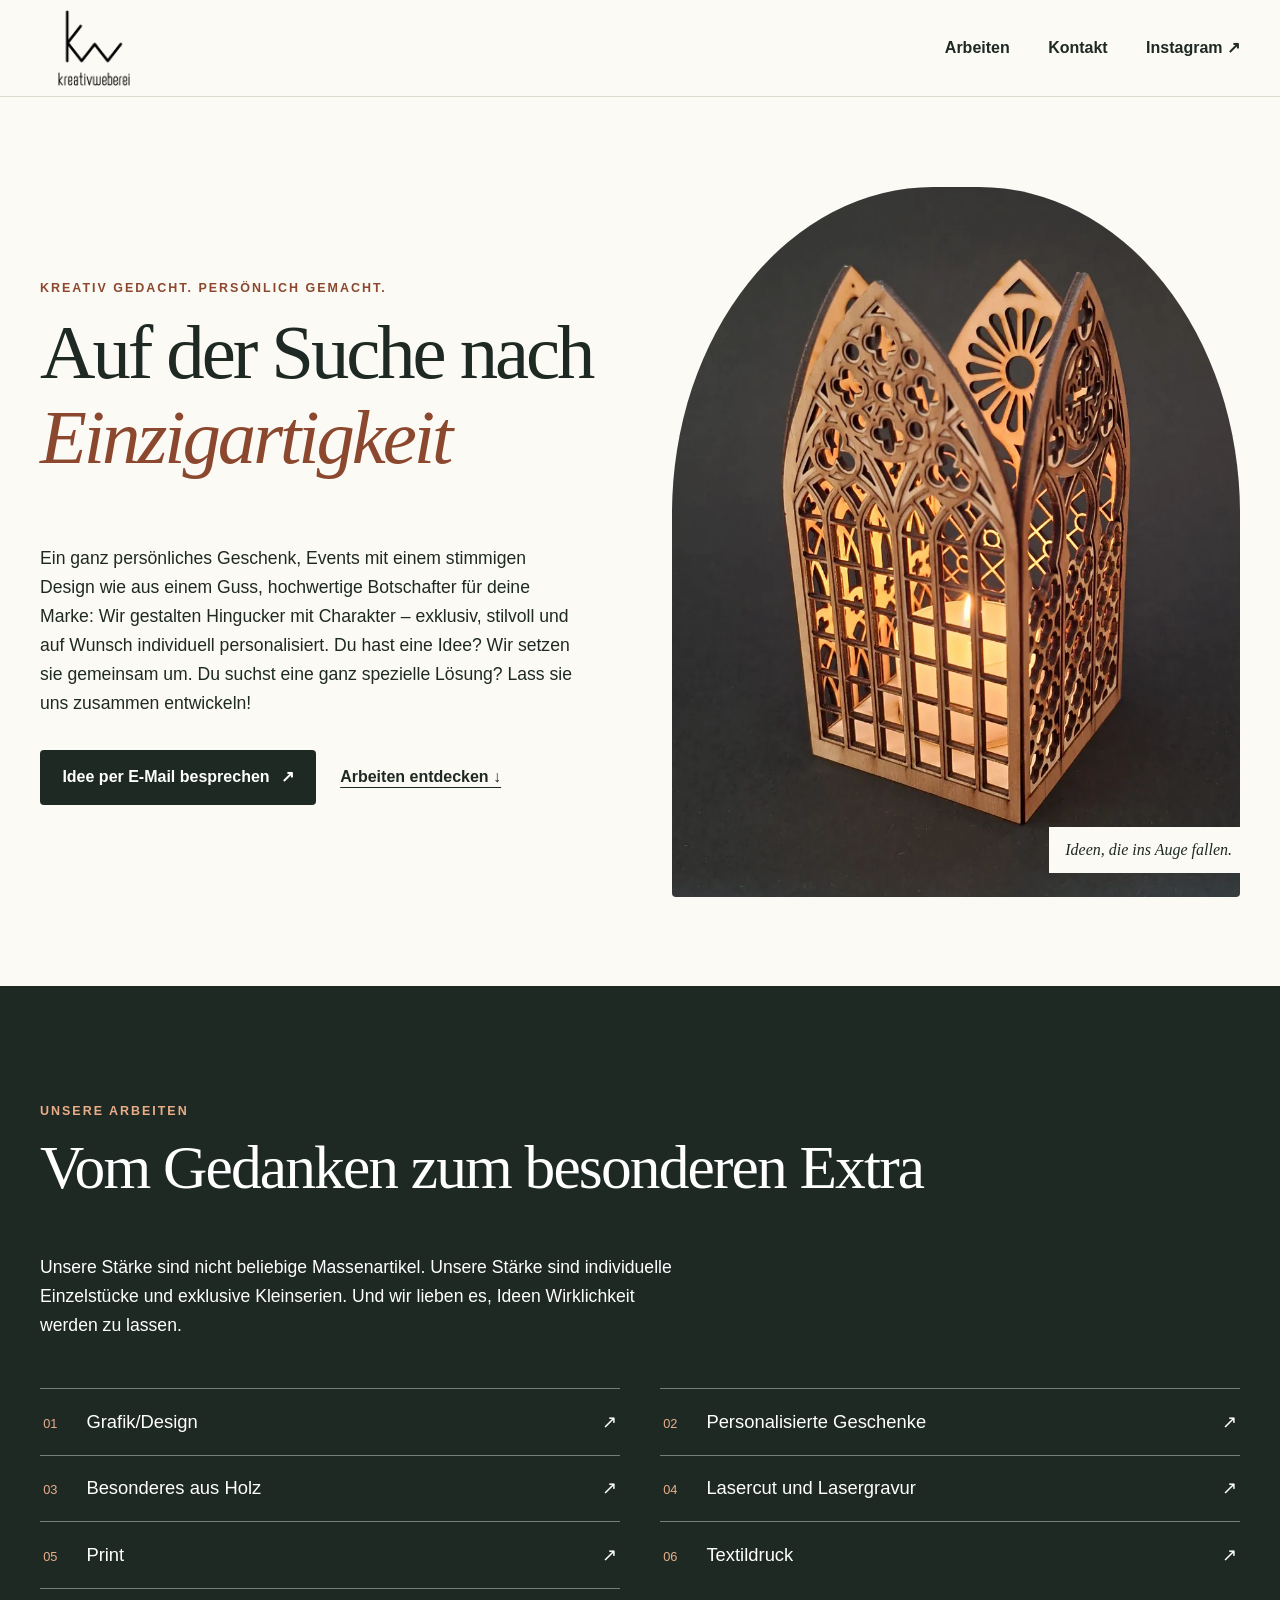
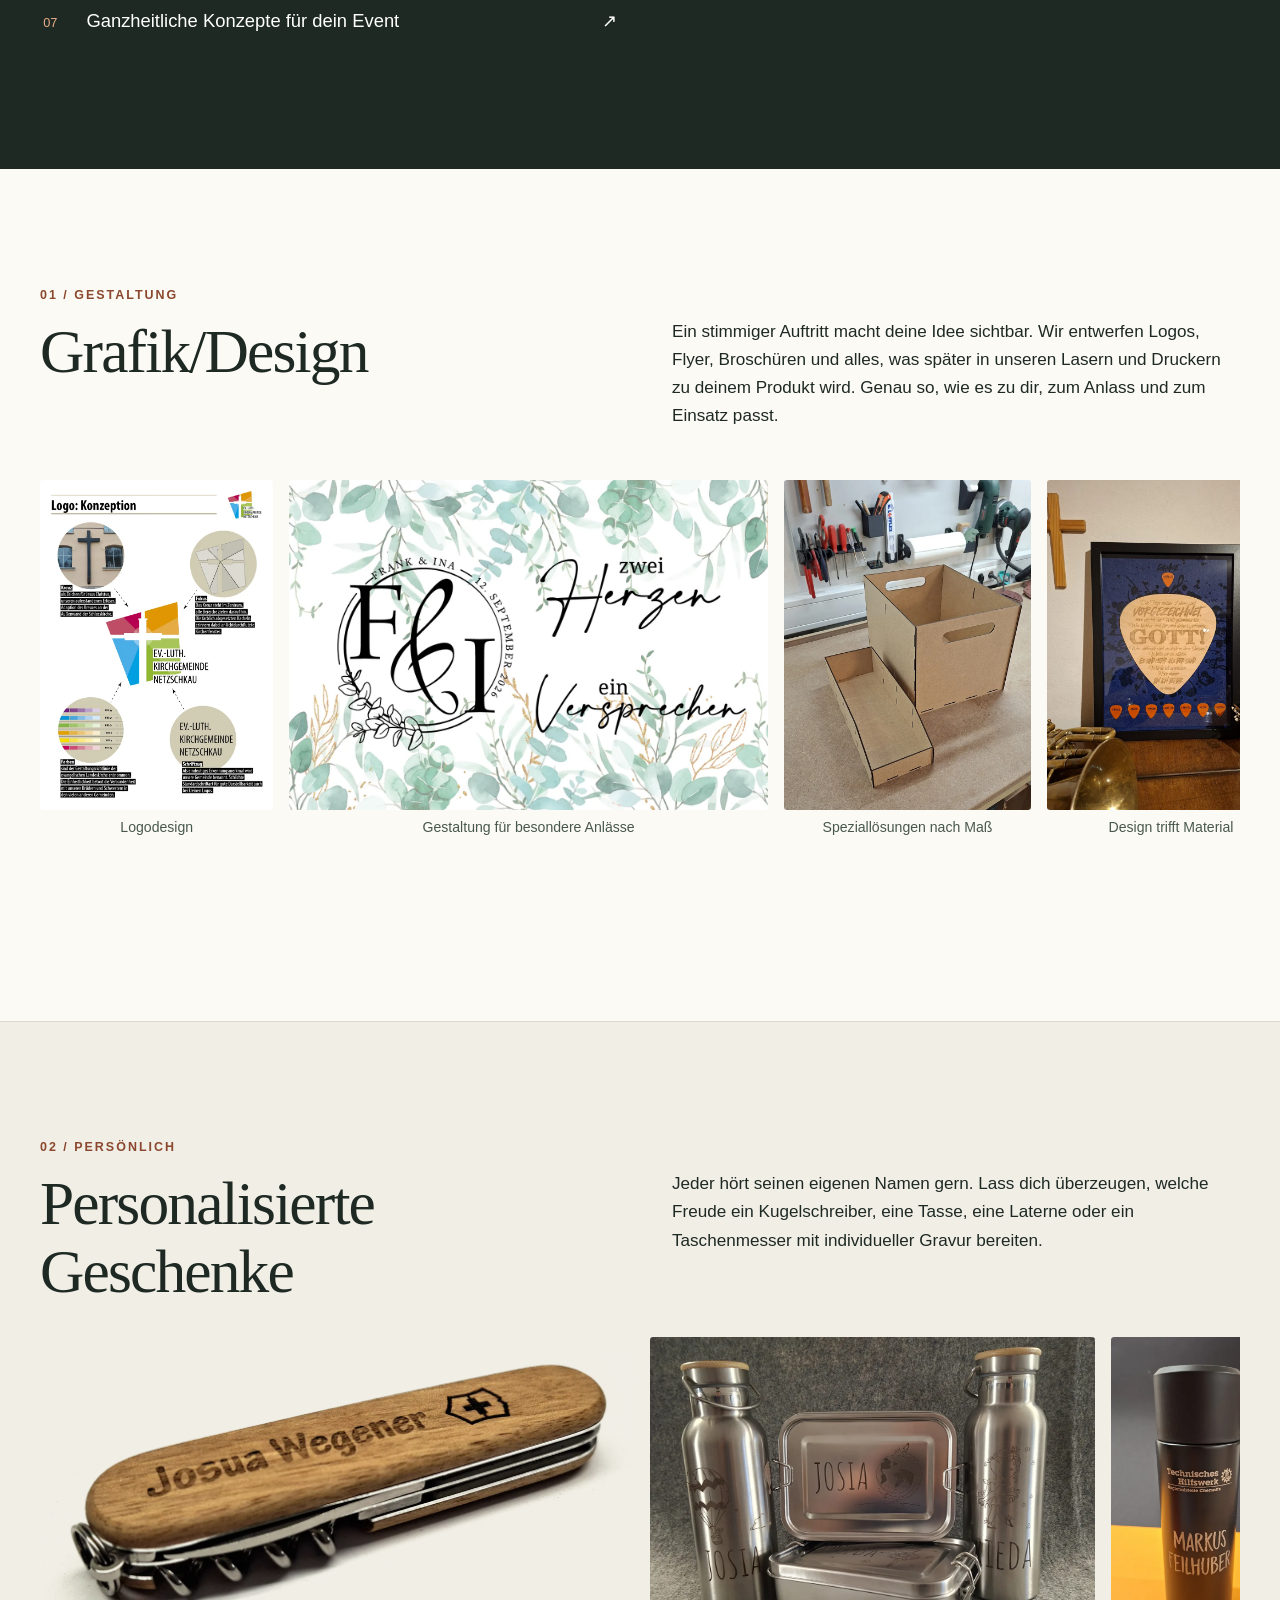
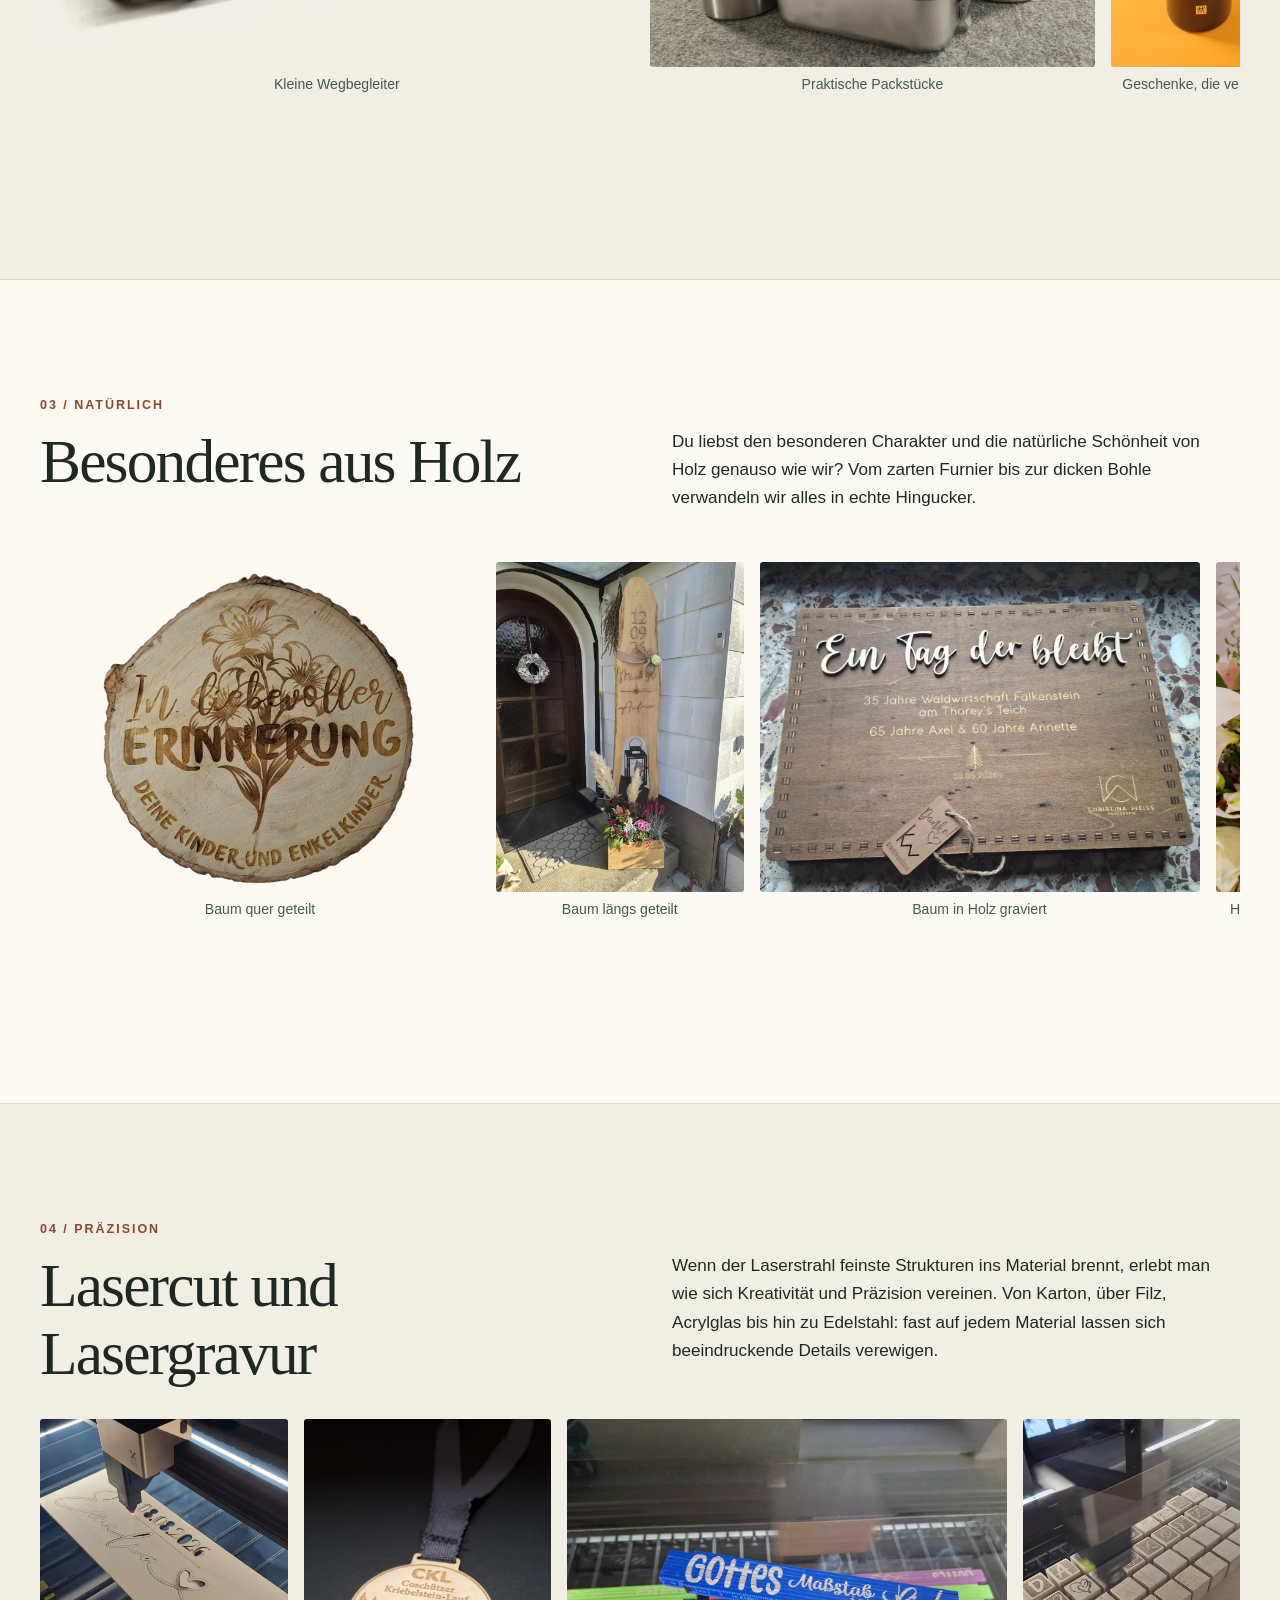
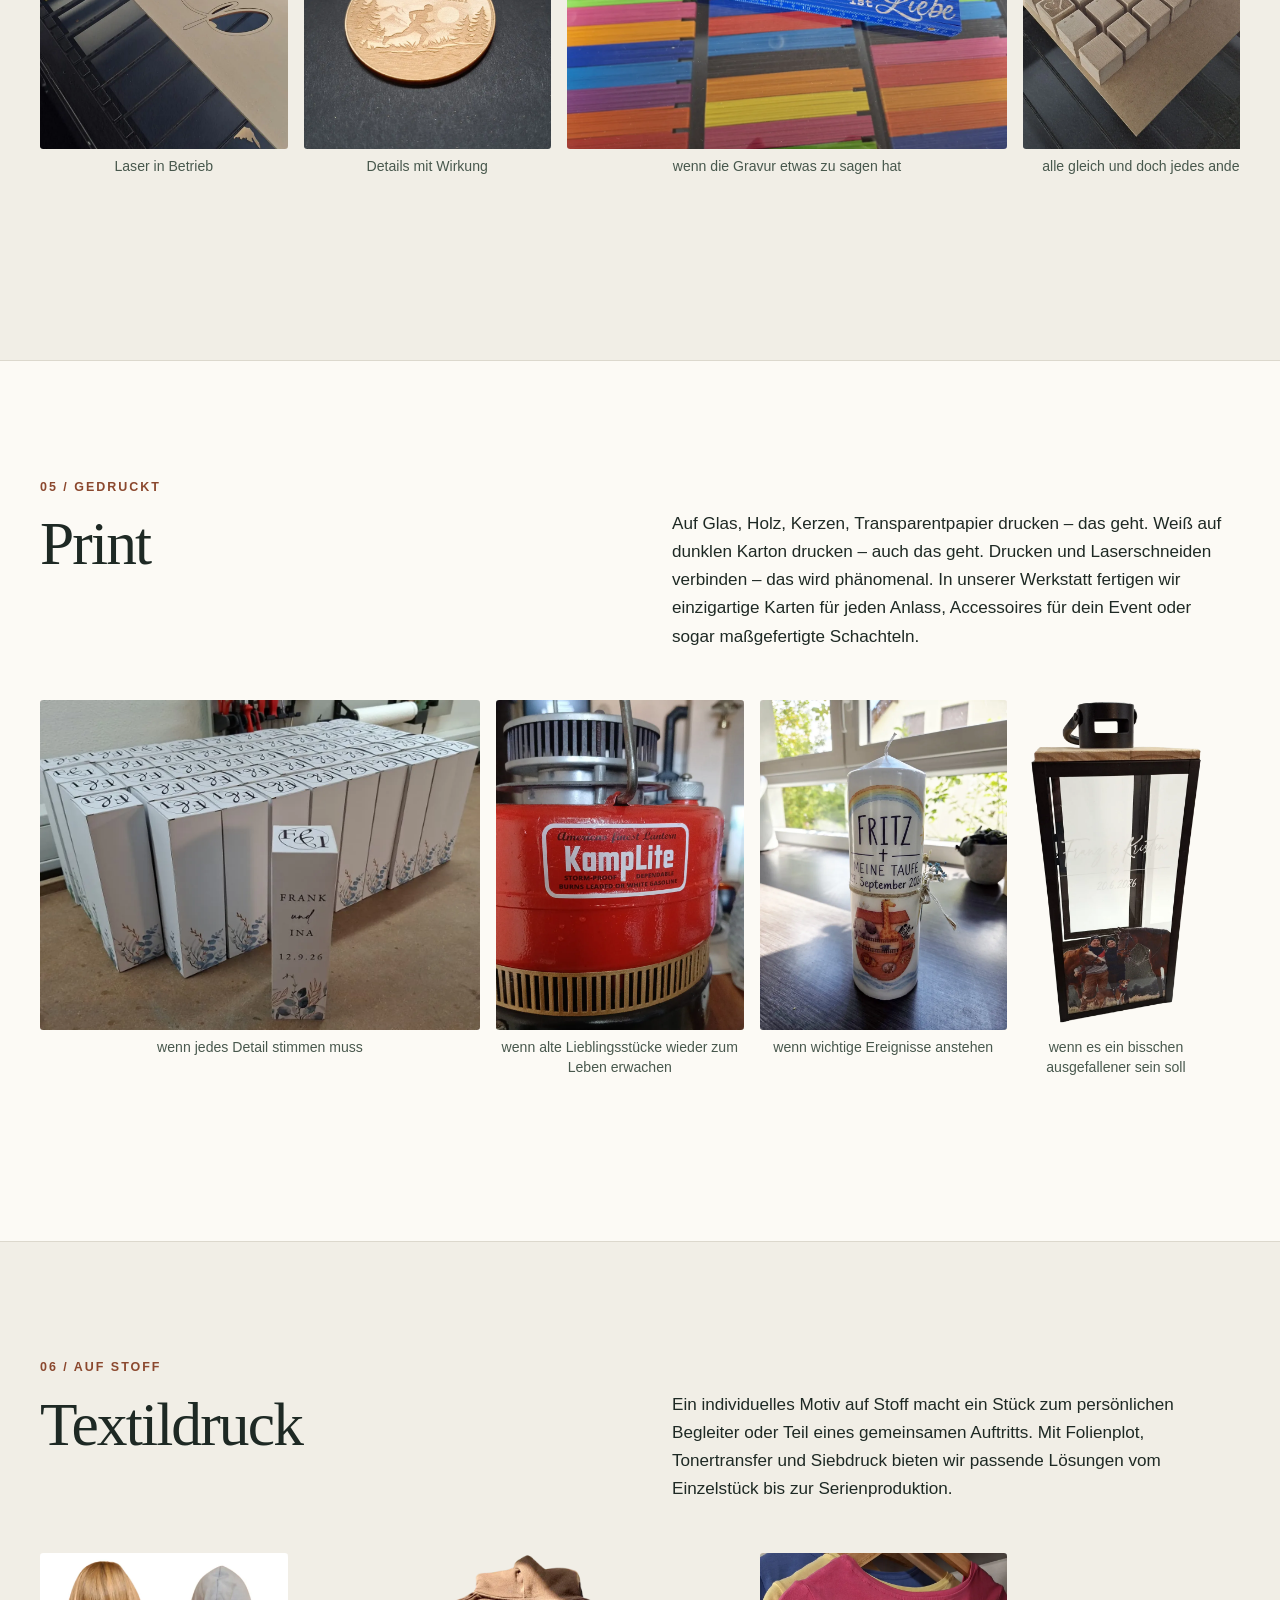
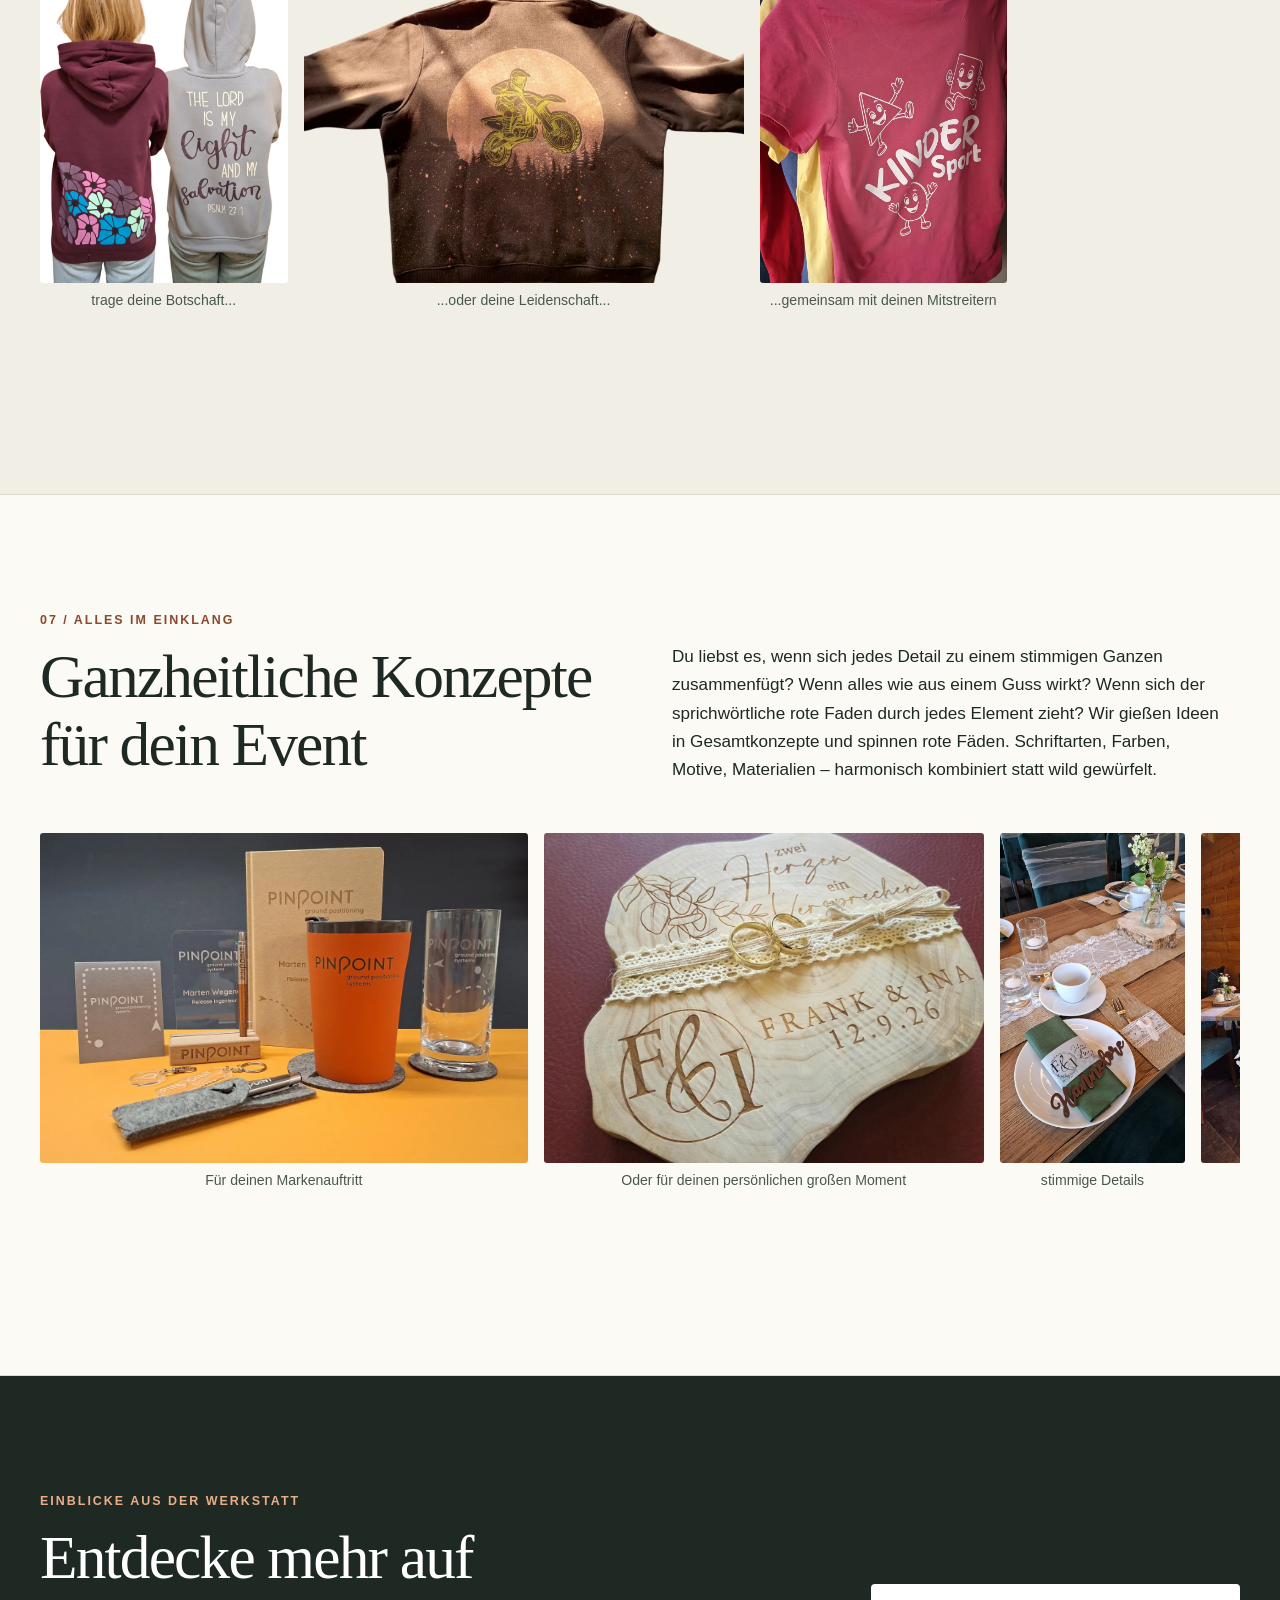
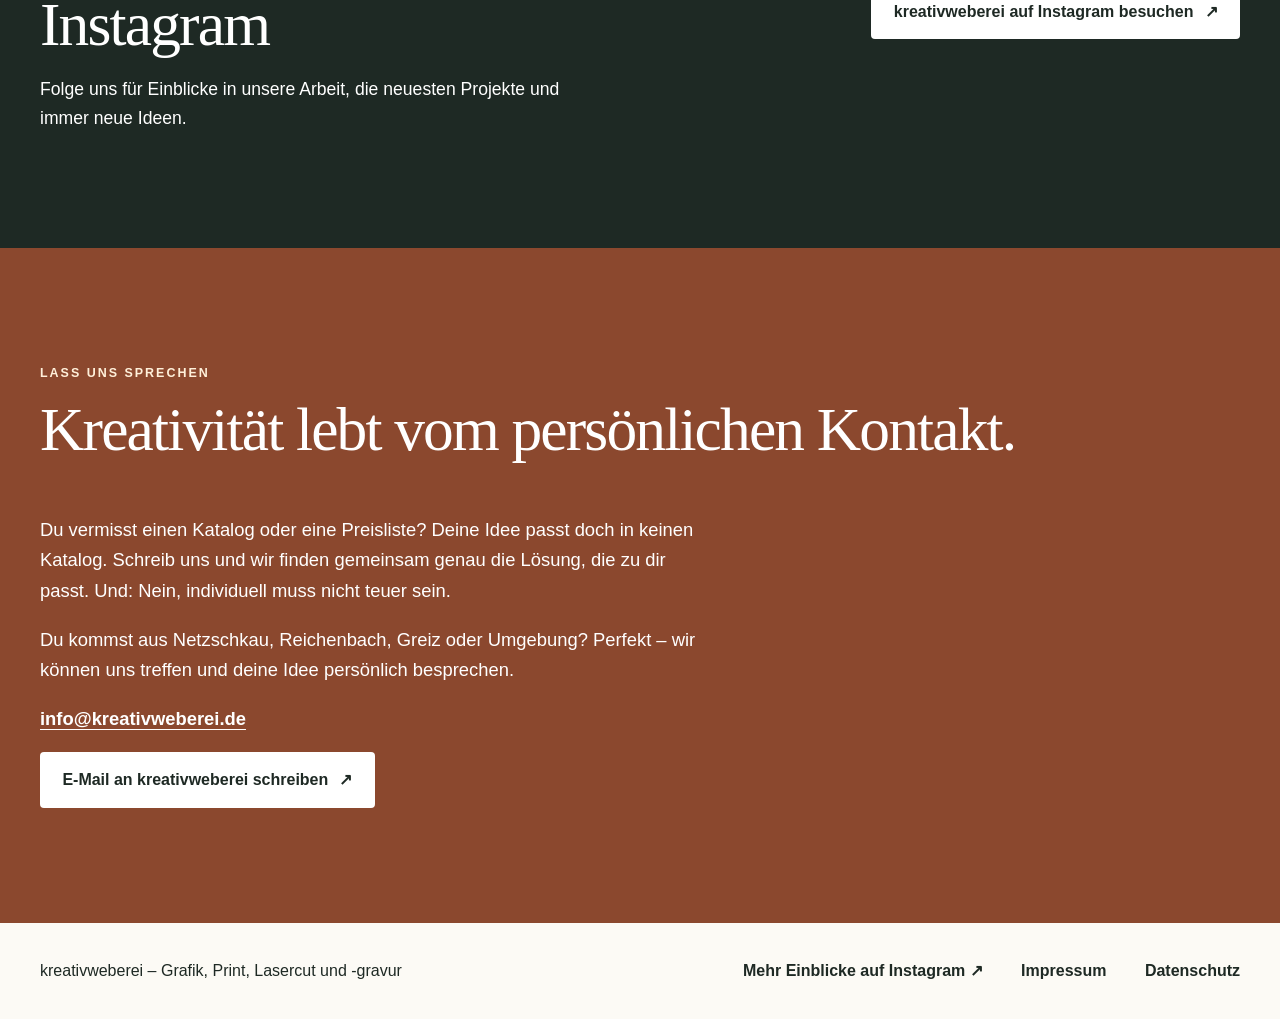
<file: index.html>
<!doctype html>
<html lang="de">
<head>
  <meta charset="utf-8">
  <meta name="viewport" content="width=device-width, initial-scale=1">
  <meta name="description" content="Grafikdesign, Lasergravur, personalisierte Geschenke und Eventdesign aus Netzschkau – für Reichenbach, Mylau und das Vogtland.">
  <title>Grafikdesign, Lasergravur & Geschenke im Vogtland | kreativweberei</title>
  <link rel="canonical" href="https://kreativweberei.de/">
  <link rel="icon" type="image/png" sizes="512x512" href="/favicon.png">
  <link rel="stylesheet" href="style.css">
  <script type="application/ld+json">
  {
    "@context": "https://schema.org",
    "@type": "LocalBusiness",
    "name": "kreativweberei",
    "url": "https://kreativweberei.de/",
    "image": "https://kreativweberei.de/assets/img/windlicht.webp",
    "logo": "https://kreativweberei.de/assets/img/logo.png",
    "email": "info@kreativweberei.de",
    "telephone": "+4915123600816",
    "address": {
      "@type": "PostalAddress",
      "streetAddress": "Weststr. 3",
      "addressLocality": "Netzschkau",
      "postalCode": "08491",
      "addressCountry": "DE"
    },
    "areaServed": [
      "Netzschkau",
      "Reichenbach im Vogtland",
      "Mylau",
      "Vogtland"
    ],
    "sameAs": [
      "https://www.instagram.com/kreativweberei/"
    ]
  }
  </script>
</head>
<body>
  <a class="skip-link" href="#inhalt">Zum Inhalt springen</a>
  <header class="site-header">
    <div class="container header-inner">
      <a class="brand" href="#start" aria-label="kreativweberei – zum Anfang">
        <img src="assets/img/logo.png" alt="kreativweberei" width="190" height="190">
      </a>
      <nav aria-label="Hauptnavigation">
        <a href="#bereiche">Arbeiten</a>
        <a href="#kontakt">Kontakt</a>
        <a href="https://www.instagram.com/kreativweberei/">Instagram <span aria-hidden="true">↗</span></a>
      </nav>
    </div>
  </header>

  <main id="inhalt">
    <section class="hero" id="start" aria-labelledby="hero-title">
      <div class="container hero-grid">
        <div class="hero-copy">
          <p class="eyebrow">Kreativ gedacht. Persönlich gemacht.</p>
          <h1 id="hero-title">Auf der Suche nach <em>Einzigartigkeit</em></h1>
          <p>Ein ganz persönliches Geschenk, Events mit einem stimmigen Design wie aus einem Guss, hochwertige Botschafter für deine Marke: Wir gestalten Hingucker mit Charakter – exklusiv, stilvoll und auf Wunsch individuell personalisiert. Du hast eine Idee? Wir setzen sie gemeinsam um. Du suchst eine ganz spezielle Lösung? Lass sie uns zusammen entwickeln!</p>
          <div class="actions">
            <a class="button" href="mailto:info@kreativweberei.de">Idee per E-Mail besprechen <span aria-hidden="true">↗</span></a>
            <a class="text-link" href="#bereiche">Arbeiten entdecken <span aria-hidden="true">↓</span></a>
          </div>
        </div>
        <figure class="hero-image">
          <img src="assets/img/windlicht.webp" alt="Windlicht aus Furnier mit ausgeschnittenen gotischen Fenstern" width="900" height="675" fetchpriority="high">
          <figcaption>Ideen, die ins Auge fallen.</figcaption>
        </figure>
      </div>
    </section>

    <section class="overview section" id="bereiche" aria-labelledby="bereiche-title">
      <div class="container">
        <p class="eyebrow">Unsere Arbeiten</p>
        <h2 id="bereiche-title">Vom Gedanken zum besonderen Extra</h2>
        <p class="section-intro">Unsere Stärke sind nicht beliebige Massenartikel. Unsere Stärke sind individuelle Einzelstücke und exklusive Kleinserien. Und wir lieben es, Ideen Wirklichkeit werden zu lassen.</p>
        <nav class="area-nav" aria-label="Leistungsbereiche">
          <a href="#grafik-design"><span>01</span> Grafik/Design <span aria-hidden="true">↗</span></a>
          <a href="#personalisierte-geschenke"><span>02</span> Personalisierte Geschenke <span aria-hidden="true">↗</span></a>
          <a href="#holz"><span>03</span> Besonderes aus Holz <span aria-hidden="true">↗</span></a>
          <a href="#lasercut-lasergravur"><span>04</span> Lasercut und Lasergravur <span aria-hidden="true">↗</span></a>
          <a href="#print"><span>05</span> Print <span aria-hidden="true">↗</span></a>
          <a href="#textildruck"><span>06</span> Textildruck <span aria-hidden="true">↗</span></a>
          <a href="#event"><span>07</span> Ganzheitliche Konzepte für dein Event <span aria-hidden="true">↗</span></a>
        </nav>
      </div>
    </section>

    <section class="work section" id="grafik-design" aria-labelledby="grafik-title">
      <div class="container">
        <div class="work-heading"><p class="eyebrow">01 / Gestaltung</p><h2 id="grafik-title">Grafik/Design</h2>
          <p>Ein stimmiger Auftritt macht deine Idee sichtbar. Wir entwerfen Logos, Flyer, Broschüren und alles, was später in unseren Lasern und Druckern zu deinem Produkt wird. Genau so, wie es zu dir, zum Anlass und zum Einsatz passt.</p></div>
        <div class="gallery-carousel">
          <div class="gallery" role="region" aria-label="Beispiele für Grafik und Design" tabindex="0">
            <figure><img src="assets/img/logodesign.webp" alt="Beispiel für ein gestaltetes Logo" width="800" height="600" loading="lazy"><figcaption>Logodesign</figcaption></figure>
            <figure><img src="assets/img/flaschenbanderole.webp" alt="Gestaltete Flaschenbanderole mit Hochzeitslogo" width="800" height="600" loading="lazy"><figcaption>Gestaltung für besondere Anlässe</figcaption></figure>
            <figure class="portrait"><img src="assets/img/sichtlagerkaesten.webp" alt="Maßgefertigte Sichtlagerkästen und Regalboxen aus Holz" width="900" height="1200" loading="lazy"><figcaption>Speziallösungen nach Maß</figcaption></figure>
            <figure><img src="assets/img/gitarrenplektren.webp" alt="Individuelles Geschenk aus Holz, Filz und Gitarrenplektren" width="1200" height="900" loading="lazy"><figcaption>Design trifft Material</figcaption></figure>
          </div>
        </div>
      </div>
    </section>

    <section class="work section tinted" id="personalisierte-geschenke" aria-labelledby="geschenke-title">
      <div class="container">
        <div class="work-heading"><p class="eyebrow">02 / Persönlich</p><h2 id="geschenke-title">Personalisierte Geschenke</h2>
          <p>Jeder hört seinen eigenen Namen gern. Lass dich überzeugen, welche Freude ein Kugelschreiber, eine Tasse, eine Laterne oder ein Taschenmesser mit individueller Gravur bereiten.</p></div>
        <div class="gallery-carousel">
          <div class="gallery" role="region" aria-label="Beispiele für personalisierte Geschenke" tabindex="0">
            <figure class="portrait"><img src="assets/img/taschenmesser.webp" alt="Personalisiertes Taschenmesser mit Gravur" width="1200" height="667" loading="lazy"><figcaption>Kleine Wegbegleiter</figcaption></figure>
            <figure><img src="assets/img/brotbuechsen.webp" alt="Personalisierte Brotbüchsen und Trinkflaschen aus Edelstahl" width="800" height="600" loading="lazy"><figcaption>Praktische Packstücke</figcaption></figure>
            <figure><img src="assets/img/isolierkanne.webp" alt="Individuell gestaltete Isolierkanne" width="800" height="600" loading="lazy"><figcaption>Geschenke, die verbinden</figcaption></figure>
            <figure class="portrait"><img src="assets/img/giesskanne.webp" alt="Gießkanne mit individueller Gravur" width="1200" height="839" loading="lazy"><figcaption>Ausgefallene Alltagshelfer</figcaption></figure>
            <figure class="portrait"><img src="assets/img/namensbuchstabe.webp" alt="Personalisierter Namensbuchstabe aus Holz" width="1200" height="1098" loading="lazy"><figcaption>Dekorative Accessoires</figcaption></figure>
          </div>
        </div>
      </div>
    </section>

    <section class="work section" id="holz" aria-labelledby="holz-title">
      <div class="container">
        <div class="work-heading"><p class="eyebrow">03 / Natürlich</p><h2 id="holz-title">Besonderes aus Holz</h2>
          <p>Du liebst den besonderen Charakter und die natürliche Schönheit von Holz genauso wie wir? Vom zarten Furnier bis zur dicken Bohle verwandeln wir alles in echte Hingucker.</p></div>
        <div class="gallery-carousel">
          <div class="gallery" role="region" aria-label="Beispiele für individuelle Holzarbeiten" tabindex="0">
            <figure><img src="assets/img/baumscheibe.webp" alt="Baumscheibe mit floraler Gravur" width="800" height="600" loading="lazy"><figcaption>Baum quer geteilt</figcaption></figure>
            <figure class="portrait"><img src="assets/img/stele.webp" alt="Individuell gestaltete Stele aus Holz" width="900" height="1200" loading="lazy"><figcaption>Baum längs geteilt</figcaption></figure>
            <figure><img src="assets/img/fotobox.webp" alt="Individuell gefertigte Fotobox aus Holz" width="800" height="600" loading="lazy"><figcaption>Baum in Holz graviert</figcaption></figure>
            <figure><img src="assets/img/blumenstecker.webp" alt="Dekorativer Blumenstecker aus Holz" width="800" height="600" loading="lazy"><figcaption>Herz aus Baum geschnitten statt in Baum geritzt</figcaption></figure>
            <figure><img src="assets/img/windlicht.webp" alt="Windlicht aus Furnier mit ausgeschnittenen gotischen Fenstern" width="800" height="600" loading="lazy"><figcaption>Baum fein geschnitten und beleuchtet</figcaption></figure>
          </div>
        </div>
      </div>
    </section>

    <section class="work section tinted" id="lasercut-lasergravur" aria-labelledby="laser-title">
      <div class="container">
        <div class="work-heading"><p class="eyebrow">04 / Präzision</p><h2 id="laser-title">Lasercut und Lasergravur</h2>
          <p>Wenn der Laserstrahl feinste Strukturen ins Material brennt, erlebt man wie sich Kreativität und Präzision vereinen. Von Karton, über Filz, Acrylglas bis hin zu Edelstahl: fast auf jedem Material lassen sich beeindruckende Details verewigen.</p></div>
        <div class="gallery-carousel">
          <div class="gallery" role="region" aria-label="Beispiele für Lasercut und Lasergravur" tabindex="0">
            <figure><img src="assets/img/laser.webp" alt="Laser während der Bearbeitung eines Werkstücks" width="800" height="600" loading="lazy"><figcaption>Laser in Betrieb</figcaption></figure>
            <figure><img src="assets/img/medaille.webp" alt="Individuell gefertigte Medaille" width="800" height="600" loading="lazy"><figcaption>Details mit Wirkung</figcaption></figure>
            <figure><img src="assets/img/zollstock.webp" alt="Gravierte Zollstöcke" width="800" height="600" loading="lazy"><figcaption>wenn die Gravur etwas zu sagen hat</figcaption></figure>
            <figure><img src="assets/img/laserprozess.webp" alt="Lasergravur während des Fertigungsprozesses" width="800" height="600" loading="lazy"><figcaption>alle gleich und doch jedes anders</figcaption></figure>
            <figure><img src="assets/img/accessoires-muttertag.webp" alt="Individuelle Accessoires zum Muttertag" width="800" height="600" loading="lazy"><figcaption>kleine Extras für jeden Anlass</figcaption></figure>
            <figure><img src="assets/img/filz-1.webp" alt="Erster Arbeitsschritt bei der Fertigung eines Filzanhängers" width="800" height="600" loading="lazy"><figcaption>Wir lieben es, Materialien...</figcaption></figure>
            <figure><img src="assets/img/filz-2.webp" alt="Weiterer Arbeitsschritt bei der Fertigung eines Filzanhängers" width="800" height="600" loading="lazy"><figcaption>...und Verfahren zu kombinieren...</figcaption></figure>
            <figure><img src="assets/img/filz-3.webp" alt="Filzanhänger im Fertigungsprozess" width="800" height="600" loading="lazy"><figcaption>...um Besonderes zu erschaffen</figcaption></figure>
          </div>
        </div>
      </div>
    </section>

    <section class="work section" id="print" aria-labelledby="print-title">
      <div class="container">
        <div class="work-heading"><p class="eyebrow">05 / Gedruckt</p><h2 id="print-title">Print</h2>
          <p>Auf Glas, Holz, Kerzen, Transparentpapier drucken – das geht. Weiß auf dunklen Karton drucken – auch das geht. Drucken und Laserschneiden verbinden – das wird phänomenal. In unserer Werkstatt fertigen wir einzigartige Karten für jeden Anlass, Accessoires für dein Event oder sogar maßgefertigte Schachteln.</p></div>
        <div class="gallery-carousel">
          <div class="gallery" role="region" aria-label="Beispiele für Print" tabindex="0">
            <figure><img src="assets/img/schachtel.webp" alt="Kleinserie individuell gestalteter Schachteln für Sektgläser" width="800" height="600" loading="lazy"><figcaption>wenn jedes Detail stimmen muss</figcaption></figure>
            <figure><img src="assets/img/nassschiebefolie-restauration.webp" alt="Nassschiebefolie als Einzelstück für eine Restauration" width="800" height="600" loading="lazy"><figcaption>wenn alte Lieblingsstücke wieder zum Leben erwachen</figcaption></figure>
            <figure class="portrait"><img src="assets/img/nassschiebefolie-taufkerze.webp" alt="Nassschiebefolie zur Gestaltung einer Taufkerze" width="900" height="1200" loading="lazy"><figcaption>wenn wichtige Ereignisse anstehen</figcaption></figure>
            <figure class="portrait"><img src="assets/img/laterne.webp" alt="Freigestellte Laterne mit Gravur und Fotodruck auf Glas" width="676" height="1200" loading="lazy"><figcaption>wenn es ein bisschen ausgefallener sein soll</figcaption></figure>
          </div>
        </div>
      </div>
    </section>

    <section class="work section tinted" id="textildruck" aria-labelledby="textil-title">
      <div class="container">
        <div class="work-heading"><p class="eyebrow">06 / Auf Stoff</p><h2 id="textil-title">Textildruck</h2>
          <p>Ein individuelles Motiv auf Stoff macht ein Stück zum persönlichen Begleiter oder Teil eines gemeinsamen Auftritts. Mit Folienplot, Tonertransfer und Siebdruck bieten wir passende Lösungen vom Einzelstück bis zur Serienproduktion.</p></div>
        <div class="gallery-carousel">
          <div class="gallery" role="region" aria-label="Beispiele für Textildruck" tabindex="0">
            <figure><img src="assets/img/textil-1.webp" alt="Beispiel für individuellen Textildruck" width="800" height="600" loading="lazy"><figcaption>trage deine Botschaft...</figcaption></figure>
            <figure><img src="assets/img/textil-2.webp" alt="Weiteres Beispiel für bedruckte Textilien" width="800" height="600" loading="lazy"><figcaption>...oder deine Leidenschaft...</figcaption></figure>
            <figure><img src="assets/img/textil-3.webp" alt="Bedrucktes Textil als Teil eines gemeinsamen Auftritts" width="800" height="600" loading="lazy"><figcaption>...gemeinsam mit deinen Mitstreitern</figcaption></figure>
          </div>
        </div>
      </div>
    </section>

    <section class="work section" id="event" aria-labelledby="event-title">
      <div class="container">
        <div class="work-heading"><p class="eyebrow">07 / Alles im Einklang</p><h2 id="event-title">Ganzheitliche Konzepte für dein Event</h2>
          <p>Du liebst es, wenn sich jedes Detail zu einem stimmigen Ganzen zusammenfügt? Wenn alles wie aus einem Guss wirkt? Wenn sich der sprichwörtliche rote Faden durch jedes Element zieht? Wir gießen Ideen in Gesamtkonzepte und spinnen rote Fäden. Schriftarten, Farben, Motive, Materialien – harmonisch kombiniert statt wild gewürfelt.</p></div>
        <div class="gallery-carousel">
          <div class="gallery event-gallery" role="region" aria-label="Beispiele für ganzheitliche Eventkonzepte" tabindex="0">
            <figure><img src="assets/img/event-business.webp" alt="Abgestimmtes Set gebrandeter Produkte für eine Veranstaltung" width="800" height="600" loading="lazy"><figcaption>Für deinen Markenauftritt</figcaption></figure>
            <div class="event-group">
            <figure><img src="assets/img/ringkissen.webp" alt="Baumscheibe als Ringkissen für eine Hochzeit" width="800" height="600" loading="lazy"><figcaption>Oder für deinen persönlichen großen Moment</figcaption></figure>
            <figure class="portrait"><img src="assets/img/name-serviettenbanderole.webp" alt="Tischdekoration mit Namensschriftzug und bedruckter Serviettenbanderole" width="675" height="1200" loading="lazy"><figcaption>stimmige Details</figcaption></figure>
            <figure class="portrait"><img src="assets/img/stelen-lasercut.webp" alt="Zwei gravierte Holzstelen mit Lasercut für eine Hochzeit" width="900" height="1200" loading="lazy"><figcaption>auffallende Extras</figcaption></figure>
            </div>
            <figure><img src="assets/img/sektglas.webp" alt="Sektglas mit Gravur als Gastgeschenk" width="800" height="600" loading="lazy"><figcaption>besondere Gastgeschenke</figcaption></figure>
            <figure><img src="assets/img/tortentopper.webp" alt="Individueller Tortentopper für eine Feier" width="800" height="600" loading="lazy"><figcaption>Ein Design</figcaption></figure>
            <figure><img src="assets/img/hochzeitsschild.webp" alt="Individuelles Schild für eine Hochzeit" width="800" height="600" loading="lazy"><figcaption>das sich wiederfindet</figcaption></figure>
          </div>
        </div>
      </div>
    </section>

    <section class="instagram section" id="instagram" aria-labelledby="instagram-title">
      <div class="container instagram-inner">
        <div>
          <p class="eyebrow">Einblicke aus der Werkstatt</p>
          <h2 id="instagram-title">Entdecke mehr auf Instagram</h2>
          <p>Folge uns für Einblicke in unsere Arbeit, die neuesten Projekte und immer neue Ideen.</p>
        </div>
        <a class="button button-light" href="https://www.instagram.com/kreativweberei/">kreativweberei auf Instagram besuchen <span aria-hidden="true">↗</span></a>
      </div>
    </section>

    <section class="contact section" id="kontakt" aria-labelledby="kontakt-title">
      <div class="container contact-inner">
        <p class="eyebrow">Lass uns sprechen</p>
        <h2 id="kontakt-title">Kreativität lebt vom persönlichen Kontakt.</h2>
        <p>Du vermisst einen Katalog oder eine Preisliste? Deine Idee passt doch in keinen Katalog. Schreib uns und wir finden gemeinsam genau die Lösung, die zu dir passt. Und: Nein, individuell muss nicht teuer sein.</p>
        <p>Du kommst aus Netzschkau, Reichenbach, Greiz oder Umgebung? Perfekt – wir können uns treffen und deine Idee persönlich besprechen.</p>
        <p><a href="mailto:info@kreativweberei.de">info@kreativweberei.de</a></p>
        <a class="button button-light" href="mailto:info@kreativweberei.de">E-Mail an kreativweberei schreiben <span aria-hidden="true">↗</span></a>
      </div>
    </section>
  </main>

  <footer class="site-footer">
    <div class="container footer-inner">
      <span>kreativweberei – Grafik, Print, Lasercut und -gravur</span>
      <nav aria-label="Footer-Navigation">
        <a href="https://www.instagram.com/kreativweberei/">Mehr Einblicke auf Instagram <span aria-hidden="true">↗</span></a>
        <a href="impressum.html">Impressum</a>
        <a href="datenschutz.html">Datenschutz</a>
      </nav>
    </div>
  </footer>
</body>
</html>
</file>
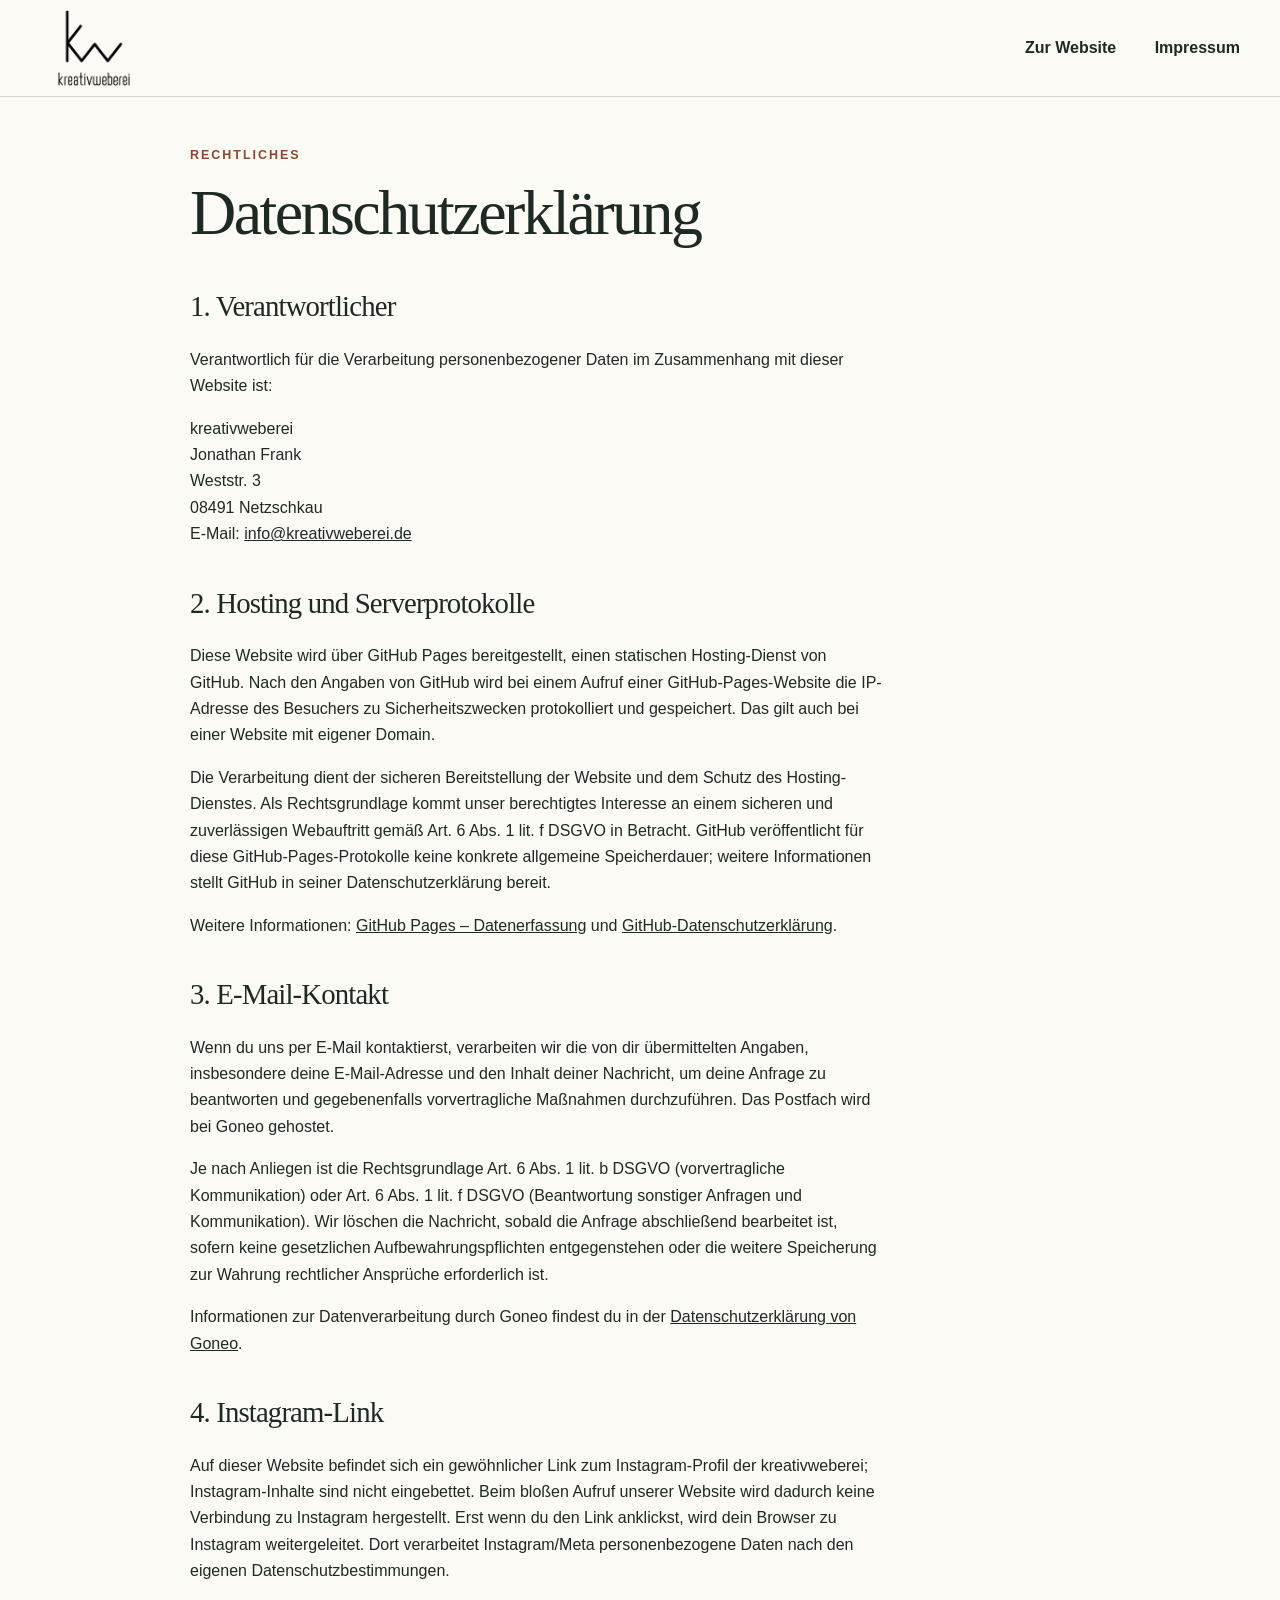
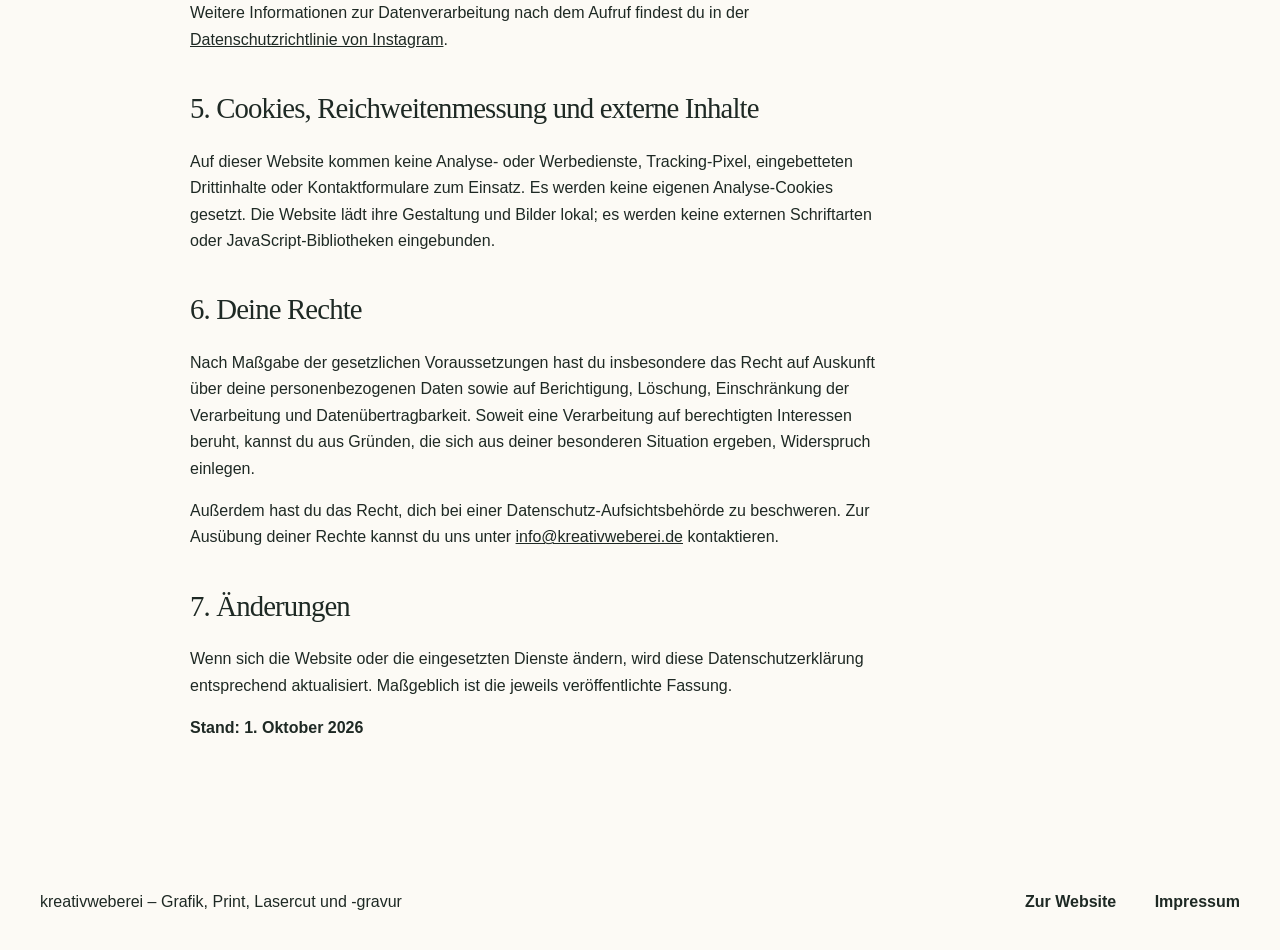
<file: datenschutz.html>
<!doctype html>
<html lang="de">
<head>
  <meta charset="utf-8">
  <meta name="viewport" content="width=device-width, initial-scale=1">
  <meta name="description" content="Datenschutzhinweise der kreativweberei.">
  <title>Datenschutz | kreativweberei</title>
  <link rel="canonical" href="https://kreativweberei.de/datenschutz.html">
  <link rel="icon" type="image/png" sizes="512x512" href="/favicon.png">
  <link rel="stylesheet" href="style.css">
</head>
<body>
  <a class="skip-link" href="#inhalt">Zum Inhalt springen</a>
  <header class="site-header">
    <div class="container header-inner">
      <a class="brand" href="index.html#start" aria-label="kreativweberei – zur Startseite">
        <img src="assets/img/logo.png" alt="kreativweberei" width="190" height="190">
      </a>
      <nav aria-label="Seitennavigation">
        <a href="index.html">Zur Website</a>
        <a href="impressum.html">Impressum</a>
      </nav>
    </div>
  </header>
  <main id="inhalt" class="container legal-document">
    <p class="eyebrow">Rechtliches</p>
    <h1>Datenschutzerklärung</h1>
    <h2>1. Verantwortlicher</h2>
    <p>Verantwortlich für die Verarbeitung personenbezogener Daten im Zusammenhang mit dieser Website ist:</p>
    <p>kreativweberei<br>
      Jonathan Frank<br>
      Weststr. 3<br>
      08491 Netzschkau<br>
      E-Mail: <a href="mailto:info@kreativweberei.de">info@kreativweberei.de</a>
    </p>

    <h2>2. Hosting und Serverprotokolle</h2>
    <p>Diese Website wird über GitHub Pages bereitgestellt, einen statischen Hosting-Dienst von GitHub. Nach den Angaben von GitHub wird bei einem Aufruf einer GitHub-Pages-Website die IP-Adresse des Besuchers zu Sicherheitszwecken protokolliert und gespeichert. Das gilt auch bei einer Website mit eigener Domain.</p>
    <p>Die Verarbeitung dient der sicheren Bereitstellung der Website und dem Schutz des Hosting-Dienstes. Als Rechtsgrundlage kommt unser berechtigtes Interesse an einem sicheren und zuverlässigen Webauftritt gemäß Art. 6 Abs. 1 lit. f DSGVO in Betracht. GitHub veröffentlicht für diese GitHub-Pages-Protokolle keine konkrete allgemeine Speicherdauer; weitere Informationen stellt GitHub in seiner Datenschutzerklärung bereit.</p>
    <p class="privacy-links">Weitere Informationen: <a href="https://docs.github.com/en/pages/getting-started-with-github-pages/what-is-github-pages#data-collection">GitHub Pages – Datenerfassung</a> und <a href="https://docs.github.com/en/site-policy/privacy-policies/github-general-privacy-statement">GitHub-Datenschutzerklärung</a>.</p>

    <h2>3. E-Mail-Kontakt</h2>
    <p>Wenn du uns per E-Mail kontaktierst, verarbeiten wir die von dir übermittelten Angaben, insbesondere deine E-Mail-Adresse und den Inhalt deiner Nachricht, um deine Anfrage zu beantworten und gegebenenfalls vorvertragliche Maßnahmen durchzuführen. Das Postfach wird bei Goneo gehostet.</p>
    <p>Je nach Anliegen ist die Rechtsgrundlage Art. 6 Abs. 1 lit. b DSGVO (vorvertragliche Kommunikation) oder Art. 6 Abs. 1 lit. f DSGVO (Beantwortung sonstiger Anfragen und Kommunikation). Wir löschen die Nachricht, sobald die Anfrage abschließend bearbeitet ist, sofern keine gesetzlichen Aufbewahrungspflichten entgegenstehen oder die weitere Speicherung zur Wahrung rechtlicher Ansprüche erforderlich ist.</p>
    <p>Informationen zur Datenverarbeitung durch Goneo findest du in der <a href="https://www.goneo.de/datenschutz/">Datenschutzerklärung von Goneo</a>.</p>

    <h2>4. Instagram-Link</h2>
    <p>Auf dieser Website befindet sich ein gewöhnlicher Link zum Instagram-Profil der kreativweberei; Instagram-Inhalte sind nicht eingebettet. Beim bloßen Aufruf unserer Website wird dadurch keine Verbindung zu Instagram hergestellt. Erst wenn du den Link anklickst, wird dein Browser zu Instagram weitergeleitet. Dort verarbeitet Instagram/Meta personenbezogene Daten nach den eigenen Datenschutzbestimmungen.</p>
    <p>Weitere Informationen zur Datenverarbeitung nach dem Aufruf findest du in der <a href="https://privacycenter.instagram.com/policy/">Datenschutzrichtlinie von Instagram</a>.</p>

    <h2>5. Cookies, Reichweitenmessung und externe Inhalte</h2>
    <p>Auf dieser Website kommen keine Analyse- oder Werbedienste, Tracking-Pixel, eingebetteten Drittinhalte oder Kontaktformulare zum Einsatz. Es werden keine eigenen Analyse-Cookies gesetzt. Die Website lädt ihre Gestaltung und Bilder lokal; es werden keine externen Schriftarten oder JavaScript-Bibliotheken eingebunden.</p>

    <h2>6. Deine Rechte</h2>
    <p>Nach Maßgabe der gesetzlichen Voraussetzungen hast du insbesondere das Recht auf Auskunft über deine personenbezogenen Daten sowie auf Berichtigung, Löschung, Einschränkung der Verarbeitung und Datenübertragbarkeit. Soweit eine Verarbeitung auf berechtigten Interessen beruht, kannst du aus Gründen, die sich aus deiner besonderen Situation ergeben, Widerspruch einlegen.</p>
    <p>Außerdem hast du das Recht, dich bei einer Datenschutz-Aufsichtsbehörde zu beschweren. Zur Ausübung deiner Rechte kannst du uns unter <a href="mailto:info@kreativweberei.de">info@kreativweberei.de</a> kontaktieren.</p>

    <h2>7. Änderungen</h2>
    <p>Wenn sich die Website oder die eingesetzten Dienste ändern, wird diese Datenschutzerklärung entsprechend aktualisiert. Maßgeblich ist die jeweils veröffentlichte Fassung.</p>

    <p><strong>Stand: 1. Oktober 2026</strong></p>
  </main>
  <footer class="site-footer">
    <div class="container footer-inner">
      <span>kreativweberei – Grafik, Print, Lasercut und -gravur</span>
      <nav aria-label="Footer-Navigation">
        <a href="index.html">Zur Website</a>
        <a href="impressum.html">Impressum</a>
      </nav>
    </div>
  </footer>
</body>
</html>
</file>
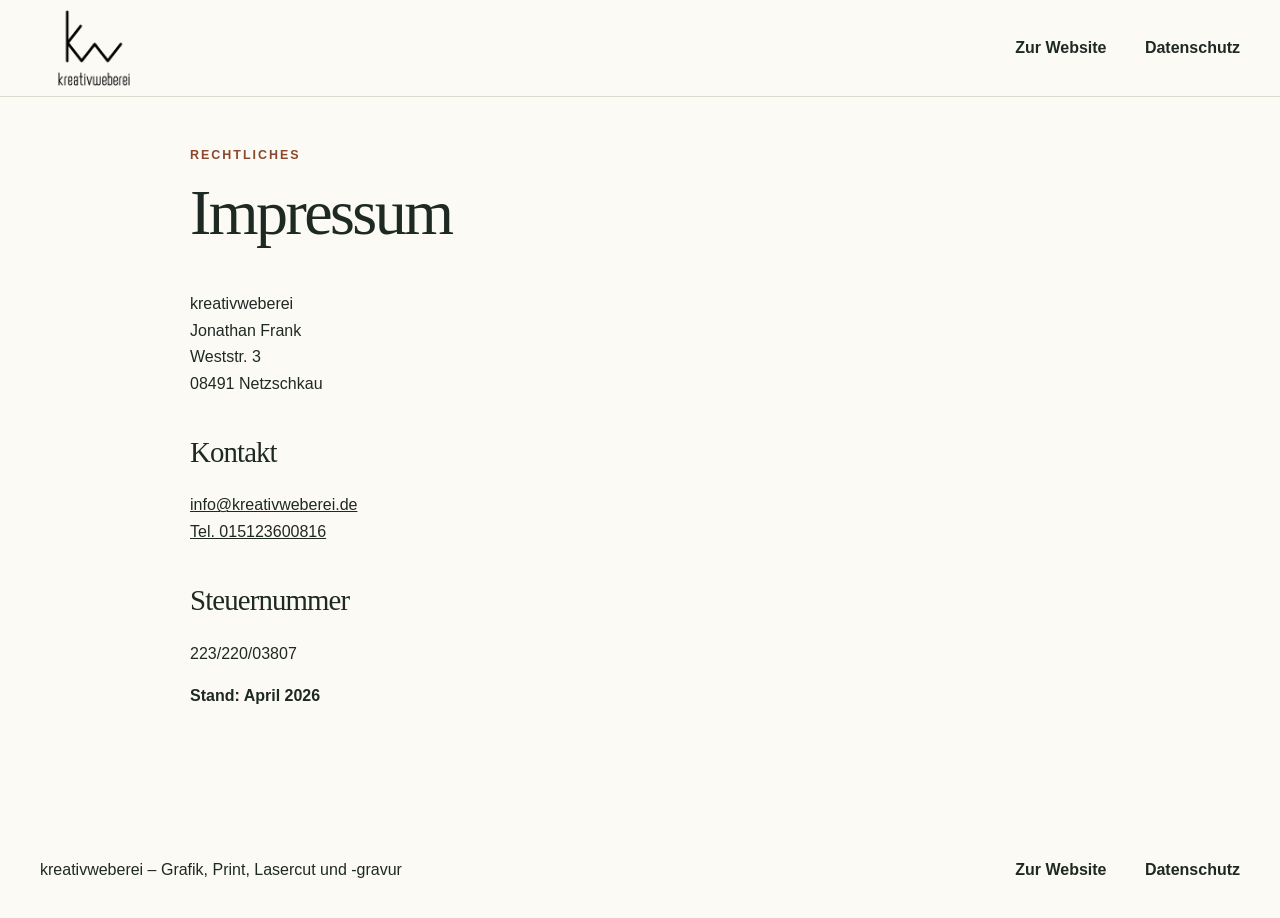
<file: impressum.html>
<!doctype html>
<html lang="de">
<head>
  <meta charset="utf-8">
  <meta name="viewport" content="width=device-width, initial-scale=1">
  <meta name="description" content="Impressum von kreativweberei">
  <title>Impressum | kreativweberei</title>
  <link rel="canonical" href="https://kreativweberei.de/impressum.html">
  <link rel="icon" type="image/png" sizes="512x512" href="/favicon.png">
  <link rel="stylesheet" href="style.css">
</head>
<body>
  <a class="skip-link" href="#inhalt">Zum Inhalt springen</a>
  <header class="site-header">
    <div class="container header-inner">
      <a class="brand" href="index.html#start" aria-label="kreativweberei – zur Startseite">
        <img src="assets/img/logo.png" alt="kreativweberei" width="190" height="190">
      </a>
      <nav aria-label="Seitennavigation">
        <a href="index.html">Zur Website</a>
        <a href="datenschutz.html">Datenschutz</a>
      </nav>
    </div>
  </header>
  <main id="inhalt" class="container legal-document">
    <p class="eyebrow">Rechtliches</p>
    <h1>Impressum</h1>

    <p>kreativweberei<br>
      Jonathan Frank<br>
      Weststr. 3<br>
      08491 Netzschkau
    </p>

    <h2>Kontakt</h2>
    <p><a href="mailto:info@kreativweberei.de">info@kreativweberei.de</a><br>
      <a href="tel:+4915123600816">Tel. 015123600816</a>
    </p>

    <h2>Steuernummer</h2>
    <p>223/220/03807</p>

    <p><strong>Stand: April 2026</strong></p>
  </main>
  <footer class="site-footer">
    <div class="container footer-inner">
      <span>kreativweberei – Grafik, Print, Lasercut und -gravur</span>
      <nav aria-label="Footer-Navigation">
        <a href="index.html">Zur Website</a>
        <a href="datenschutz.html">Datenschutz</a>
      </nav>
    </div>
  </footer>
</body>
</html>
</file>
<file: style.css>
@charset "UTF-8";

:root {
  color-scheme: light;
  --ink: #1e2924;
  --muted: #48584d;
  --accent: #8b482e;
  --paper: #fcfaf5;
  --cream: #f1eee6;
  --line: #dcd8cd;
}

* { box-sizing: border-box; }
html { scroll-behavior: smooth; }
body {
  margin: 0;
  color: var(--ink);
  background: var(--paper);
  font: 1rem/1.65 "Segoe UI", Arial, sans-serif;
}
img { display: block; width: 100%; height: auto; }
a { color: inherit; }
a:focus-visible { outline: 3px solid var(--accent); outline-offset: 4px; }
h1, h2, p, figure { margin-top: 0; }
h1, h2 { font-family: Georgia, "Times New Roman", serif; font-weight: 400; line-height: 1.1; }
h1 { font-size: clamp(2.7rem, 6vw, 5.9rem); letter-spacing: -.04em; }
h1 em { color: var(--accent); font-weight: 400; }
h2 { font-size: clamp(2.3rem, 4.8vw, 4.4rem); letter-spacing: -.03em; }
.container { width: min(100% - 3rem, 1200px); margin-inline: auto; }
.section { padding-block: clamp(4rem, 9vw, 8rem); scroll-margin-top: 5.5rem; }
.eyebrow {
  color: var(--accent);
  font-size: .78rem;
  font-weight: 700;
  letter-spacing: .16em;
  text-transform: uppercase;
}
.skip-link {
  position: absolute;
  top: -5rem;
  left: 1rem;
  padding: .5rem 1rem;
  background: white;
  z-index: 10;
}
.skip-link:focus { top: 1rem; }
.site-header { border-bottom: 1px solid var(--line); }
.header-inner, .footer-inner {
  display: flex;
  align-items: center;
  justify-content: space-between;
  gap: 2rem;
}
.header-inner { min-height: 6rem; }
.brand { display: inline-block; flex: none; }
.brand img { width: 108px; height: 76px; object-fit: contain; }
.site-header nav, .site-footer nav { display: flex; gap: clamp(1rem, 3vw, 2.4rem); flex-wrap: wrap; }
.site-header nav a, .site-footer nav a { text-decoration: none; font-weight: 600; }
.site-header nav a:hover, .site-footer nav a:hover { text-decoration: underline; }
.hero { padding-block: clamp(3rem, 7vw, 7rem); scroll-margin-top: 5.5rem; }
.hero-grid { display: grid; grid-template-columns: 1fr 1fr; align-items: center; gap: clamp(2rem, 5vw, 6rem); }
.hero-copy p:not(.eyebrow) { max-width: 55ch; font-size: 1.1rem; }
.actions { display: flex; align-items: center; gap: 1.5rem; flex-wrap: wrap; margin-top: 2rem; }
.button {
  display: inline-flex;
  align-items: center;
  justify-content: center;
  gap: .7rem;
  padding: .9rem 1.4rem;
  border-radius: .25rem;
  color: white;
  background: var(--ink);
  font-weight: 700;
  text-decoration: none;
  text-align: center;
}
.button:hover { background: var(--accent); }
.text-link { font-weight: 700; text-underline-offset: .3em; }
.hero-image { position: relative; margin: 0; }
.hero-image img { aspect-ratio: 4 / 5; object-fit: cover; border-radius: 46% 46% .25rem .25rem; }
.hero-image figcaption {
  position: absolute;
  right: -.5rem;
  bottom: 1.5rem;
  padding: .6rem 1rem;
  background: var(--paper);
  font-family: Georgia, serif;
  font-style: italic;
}
.overview { background: var(--ink); color: white; }
.overview .eyebrow { color: #e9ae88; }
.section-intro { max-width: 65ch; font-size: 1.1rem; }
.area-nav {
  display: grid;
  grid-template-columns: repeat(2, minmax(0, 1fr));
  gap: 0 2.5rem;
  margin-top: 3rem;
}
.area-nav a {
  display: grid;
  grid-template-columns: 2rem 1fr auto;
  align-items: baseline;
  gap: .7rem;
  padding: 1.1rem .2rem;
  border-top: 1px solid #718078;
  font-size: 1.15rem;
  text-decoration: none;
}
.area-nav a:hover { color: #f3c4a0; }
.area-nav a span:first-child { color: #e9ae88; font-size: .8rem; }
.work { border-bottom: 1px solid var(--line); }
.tinted { background: var(--cream); }
.work-heading { display: grid; grid-template-columns: minmax(0, 1fr) minmax(0, 1fr); column-gap: 4rem; margin-bottom: 2rem; }
.work-heading .eyebrow { grid-column: 1 / -1; }
.work-heading h2 { max-width: 18ch; margin-bottom: 0; }
.work-heading > p:last-child { max-width: 58ch; font-size: 1.07rem; }
.gallery-carousel { width: 100%; }
.gallery {
  --photo-height: clamp(230px, 26vw, 330px);
  --gallery-gap: 1rem;
  display: flex;
  flex-wrap: nowrap;
  align-items: flex-start;
  justify-content: flex-start;
  gap: var(--gallery-gap);
  overflow-x: auto;
  overflow-y: hidden;
  overscroll-behavior-inline: contain;
  scroll-snap-type: x mandatory;
  scroll-behavior: smooth;
  scrollbar-color: var(--muted) var(--cream);
  scrollbar-width: thin;
}
.gallery figure {
  position: relative;
  flex: 0 0 auto;
  width: fit-content;
  max-width: 100%;
  min-width: 0;
  margin: 0;
  padding-bottom: 6rem;
  scroll-snap-align: start;
}
.gallery img {
  width: auto;
  max-width: 100%;
  height: var(--photo-height);
  object-fit: contain;
  border-radius: .2rem;
}
.gallery figcaption {
  position: absolute;
  inset-inline: 0;
  top: calc(var(--photo-height) + .25rem);
  padding: .25rem .1rem;
  color: var(--muted);
  font-size: .88rem;
  line-height: 1.4;
  text-align: center;
}
.gallery:focus-visible { outline: 3px solid var(--accent); outline-offset: 4px; }
.event-group { display: flex; flex: 0 0 auto; align-items: flex-start; gap: var(--gallery-gap); min-width: 0; }
.event-group figure { scroll-snap-align: start; }
.instagram { color: white; background: var(--ink); }
.instagram-inner { display: flex; align-items: center; justify-content: space-between; gap: 2rem; }
.instagram-inner > div { max-width: 62ch; }
.instagram h2 { margin-bottom: 1rem; }
.instagram p:not(.eyebrow) { margin-bottom: 0; font-size: 1.1rem; }
.instagram .eyebrow { color: #e9ae88; }
.contact { color: white; background: var(--accent); }
.contact .eyebrow { color: #fff0da; }
.contact p:not(.eyebrow) { max-width: 65ch; font-size: 1.15rem; }
.contact p a { color: white; font-weight: 700; text-underline-offset: .2em; }
.button-light { background: white; color: var(--ink); }
.button-light:hover { background: var(--ink); color: white; }
.site-footer { padding-block: 2.2rem; }
.legal-document { max-width: 900px; padding-block: 3rem 6rem; }
.legal-document h1 { font-size: clamp(2.5rem, 5vw, 4.2rem); hyphens: auto; overflow-wrap: anywhere; }
.legal-document h2 { margin-top: 2.5rem; font-size: clamp(1.45rem, 2.5vw, 1.8rem); }
.legal-document p { max-width: 78ch; }
.privacy-links { overflow-wrap: anywhere; }

@media (max-width: 800px) {
  .hero-grid { grid-template-columns: 1fr; }
  .hero-image { max-width: 540px; }
  .hero-image img { aspect-ratio: 4 / 3; border-radius: .25rem; }
  .work-heading { display: block; }
  .work-heading h2 { margin-bottom: 1rem; }
  .instagram-inner { align-items: flex-start; flex-direction: column; }
}
@media (max-width: 620px) {
  .container { width: min(100% - 2rem, 1200px); }
  .header-inner { align-items: flex-start; flex-direction: column; gap: 0; padding-block: .5rem 1rem; }
  .brand img { width: 95px; height: 68px; }
  .site-header nav { gap: 1.2rem; font-size: .92rem; }
  .area-nav { grid-template-columns: 1fr; }
  .footer-inner { align-items: flex-start; flex-direction: column; gap: 1rem; }
}
@media (max-width: 420px) {
  .hero-image figcaption { right: 0; }
}
@media (prefers-reduced-motion: reduce) {
  html, .gallery { scroll-behavior: auto; }
}
</file>
